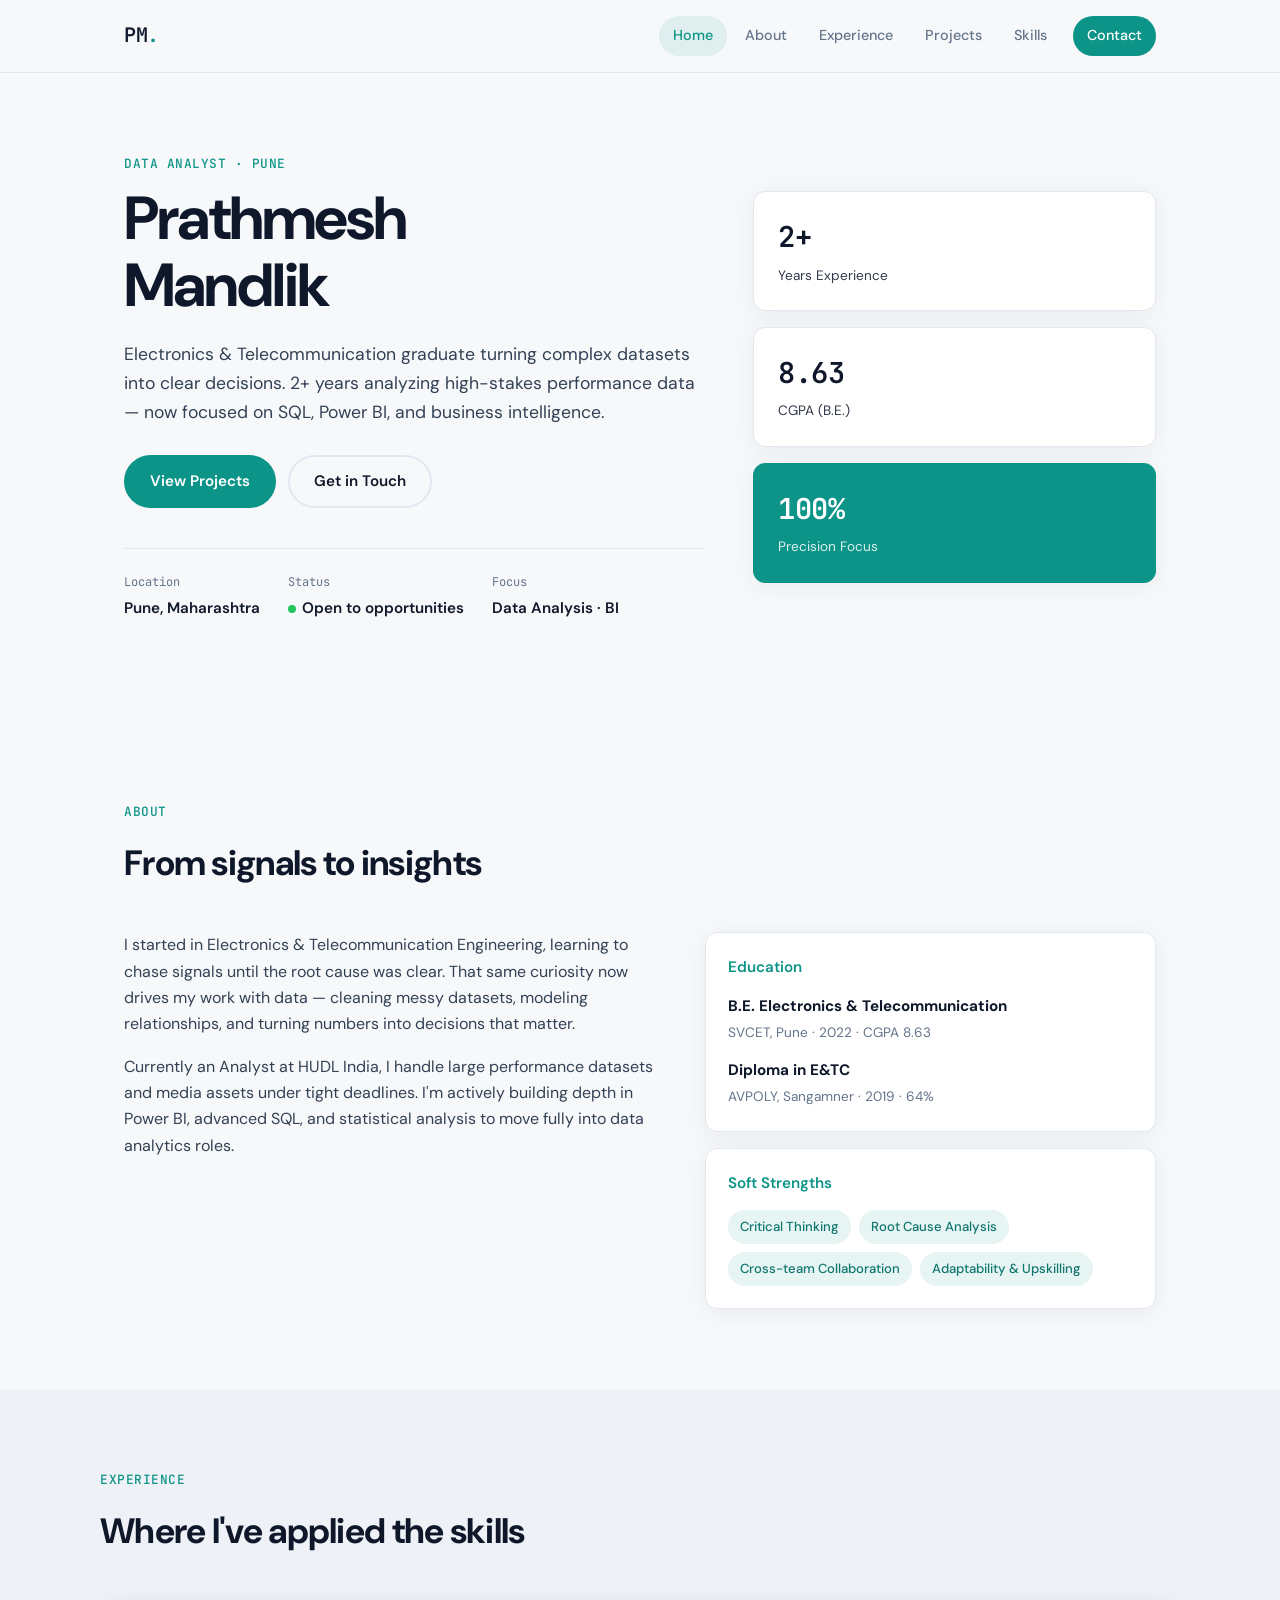
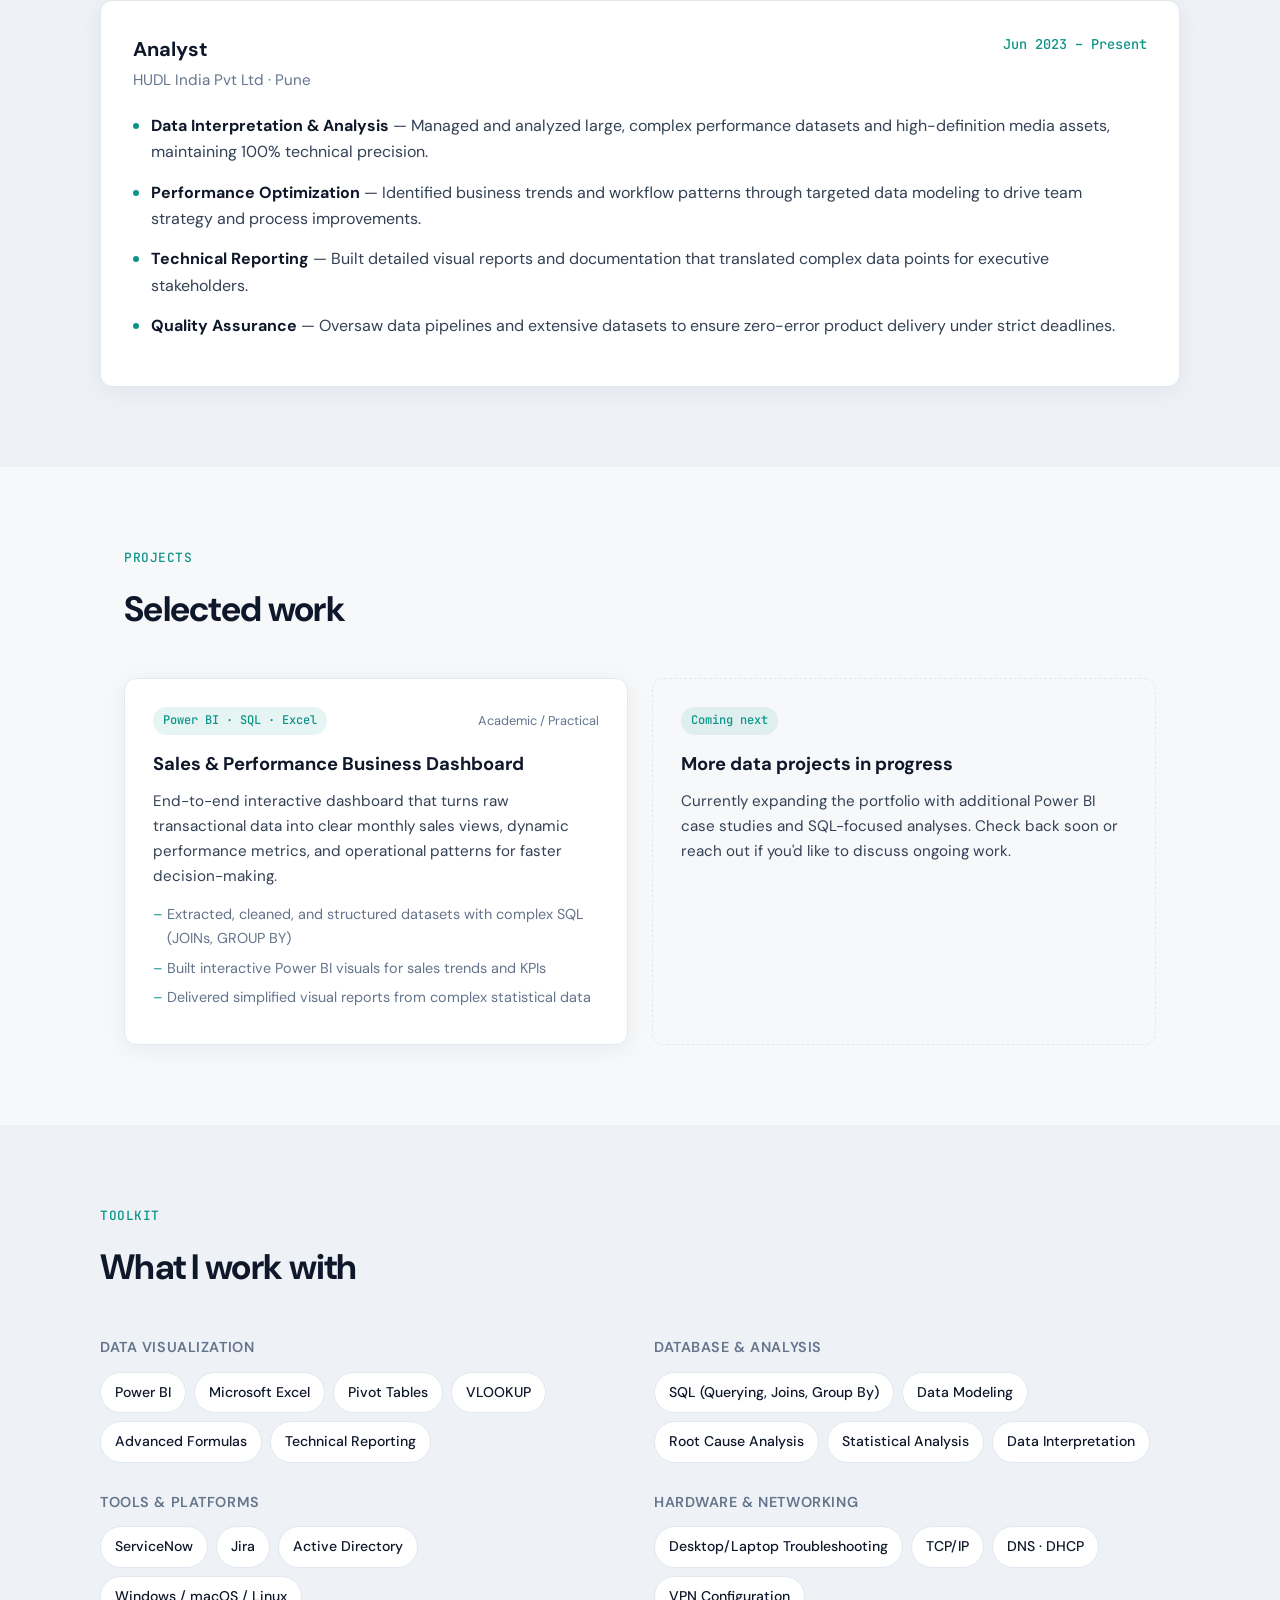
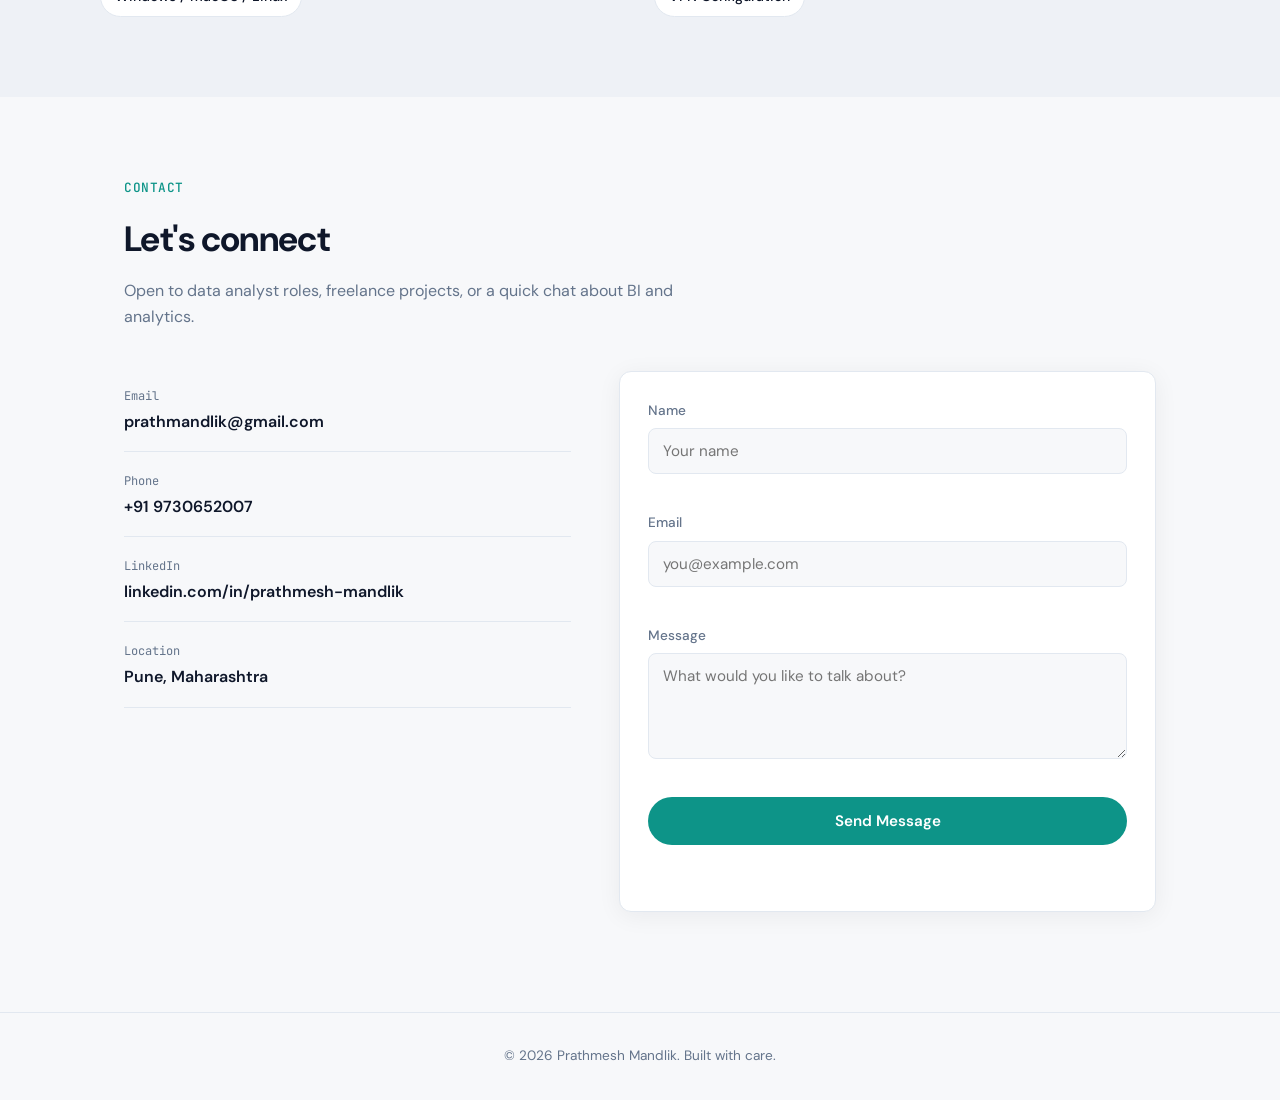
<file: index.html>
<!DOCTYPE html>
<html lang="en">
<head>
  <meta charset="UTF-8">
  <meta name="viewport" content="width=device-width, initial-scale=1.0">
  <title>Prathmesh Mandlik — Data Analyst</title>
  <link rel="preconnect" href="https://fonts.googleapis.com">
  <link rel="preconnect" href="https://fonts.gstatic.com" crossorigin>
  <link href="https://fonts.googleapis.com/css2?family=DM+Sans:ital,opsz,wght@0,9..40,400;0,9..40,500;0,9..40,600;0,9..40,700;1,9..40,400&family=JetBrains+Mono:wght@400;500;600&display=swap" rel="stylesheet">
  <link rel="stylesheet" href="prath.css">
</head>
<body>
  <!-- Scroll progress bar -->
  <div class="scroll-progress" id="scrollProgress"></div>

  <header class="header" id="header">
    <div class="header-inner">
      <a href="#home" class="logo">PM<span>.</span></a>
      <button class="menu-btn" id="menuBtn" aria-label="Menu" aria-expanded="false">
        <span></span><span></span>
      </button>
      <nav class="nav" id="nav">
        <a href="#home" data-section="home">Home</a>
        <a href="#about" data-section="about">About</a>
        <a href="#experience" data-section="experience">Experience</a>
        <a href="#projects" data-section="projects">Projects</a>
        <a href="#skills" data-section="skills">Skills</a>
        <a href="#contact" data-section="contact" class="nav-cta">Contact</a>
      </nav>
    </div>
  </header>

  <!-- HERO -->
  <section id="home" class="hero">
    <div class="hero-content">
      <p class="eyebrow reveal">Data Analyst · Pune</p>
      <h1 class="reveal">Prathmesh<br>Mandlik</h1>
      <p class="hero-lead reveal">
        Electronics &amp; Telecommunication graduate turning complex datasets into clear decisions.
        2+ years analyzing high-stakes performance data — now focused on SQL, Power BI, and business intelligence.
      </p>
      <div class="hero-btns reveal">
        <a href="#projects" class="btn primary">View Projects</a>
        <a href="#contact" class="btn ghost">Get in Touch</a>
      </div>
      <div class="hero-meta reveal">
        <div>
          <span class="meta-label">Location</span>
          <span class="meta-value">Pune, Maharashtra</span>
        </div>
        <div>
          <span class="meta-label">Status</span>
          <span class="meta-value status-dot">Open to opportunities</span>
        </div>
        <div>
          <span class="meta-label">Focus</span>
          <span class="meta-value">Data Analysis · BI</span>
        </div>
      </div>
    </div>
    <div class="hero-visual" aria-hidden="true">
      <div class="stat-card reveal" data-delay="0">
        <span class="stat-num" data-target="2" data-suffix="+">2+</span>
        <span class="stat-label">Years Experience</span>
      </div>
      <div class="stat-card reveal" data-delay="100">
        <span class="stat-num" data-target="8.63" data-decimals="2">8.63</span>
        <span class="stat-label">CGPA (B.E.)</span>
      </div>
      <div class="stat-card accent reveal" data-delay="200">
        <span class="stat-num" data-target="100" data-suffix="%">100%</span>
        <span class="stat-label">Precision Focus</span>
      </div>
    </div>
  </section>

  <!-- ABOUT -->
  <section id="about" class="section">
    <div class="section-head">
      <p class="eyebrow reveal">About</p>
      <h2 class="reveal">From signals to insights</h2>
    </div>
    <div class="about-grid">
      <div class="about-text reveal">
        <p>
          I started in Electronics &amp; Telecommunication Engineering, learning to chase signals until the root cause was clear.
          That same curiosity now drives my work with data — cleaning messy datasets, modeling relationships, and turning numbers into decisions that matter.
        </p>
        <p>
          Currently an Analyst at HUDL India, I handle large performance datasets and media assets under tight deadlines.
          I'm actively building depth in Power BI, advanced SQL, and statistical analysis to move fully into data analytics roles.
        </p>
      </div>
      <div class="about-cards">
        <div class="info-card reveal">
          <h3>Education</h3>
          <ul>
            <li>
              <strong>B.E. Electronics &amp; Telecommunication</strong>
              <span>SVCET, Pune · 2022 · CGPA 8.63</span>
            </li>
            <li>
              <strong>Diploma in E&amp;TC</strong>
              <span>AVPOLY, Sangamner · 2019 · 64%</span>
            </li>
          </ul>
        </div>
        <div class="info-card reveal">
          <h3>Soft Strengths</h3>
          <ul class="tags">
            <li>Critical Thinking</li>
            <li>Root Cause Analysis</li>
            <li>Cross-team Collaboration</li>
            <li>Adaptability &amp; Upskilling</li>
          </ul>
        </div>
      </div>
    </div>
  </section>

  <!-- EXPERIENCE -->
  <section id="experience" class="section muted">
    <div class="section-head">
      <p class="eyebrow reveal">Experience</p>
      <h2 class="reveal">Where I've applied the skills</h2>
    </div>
    <article class="exp-card reveal">
      <div class="exp-header">
        <div>
          <h3>Analyst</h3>
          <p class="company">HUDL India Pvt Ltd · Pune</p>
        </div>
        <span class="exp-date">Jun 2023 – Present</span>
      </div>
      <ul class="exp-points">
        <li>
          <strong>Data Interpretation &amp; Analysis</strong> —
          Managed and analyzed large, complex performance datasets and high-definition media assets, maintaining 100% technical precision.
        </li>
        <li>
          <strong>Performance Optimization</strong> —
          Identified business trends and workflow patterns through targeted data modeling to drive team strategy and process improvements.
        </li>
        <li>
          <strong>Technical Reporting</strong> —
          Built detailed visual reports and documentation that translated complex data points for executive stakeholders.
        </li>
        <li>
          <strong>Quality Assurance</strong> —
          Oversaw data pipelines and extensive datasets to ensure zero-error product delivery under strict deadlines.
        </li>
      </ul>
    </article>
  </section>

  <!-- PROJECTS -->
  <section id="projects" class="section">
    <div class="section-head">
      <p class="eyebrow reveal">Projects</p>
      <h2 class="reveal">Selected work</h2>
    </div>
    <div class="project-grid">
      <article class="project reveal">
        <div class="project-top">
          <span class="project-tag">Power BI · SQL · Excel</span>
          <span class="project-type">Academic / Practical</span>
        </div>
        <h3>Sales &amp; Performance Business Dashboard</h3>
        <p>
          End-to-end interactive dashboard that turns raw transactional data into clear monthly sales views,
          dynamic performance metrics, and operational patterns for faster decision-making.
        </p>
        <ul>
          <li>Extracted, cleaned, and structured datasets with complex SQL (JOINs, GROUP BY)</li>
          <li>Built interactive Power BI visuals for sales trends and KPIs</li>
          <li>Delivered simplified visual reports from complex statistical data</li>
        </ul>
      </article>
      <article class="project placeholder reveal">
        <div class="project-top">
          <span class="project-tag">Coming next</span>
        </div>
        <h3>More data projects in progress</h3>
        <p>
          Currently expanding the portfolio with additional Power BI case studies and SQL-focused analyses.
          Check back soon or reach out if you'd like to discuss ongoing work.
        </p>
      </article>
    </div>
  </section>

  <!-- SKILLS -->
  <section id="skills" class="section muted">
    <div class="section-head">
      <p class="eyebrow reveal">Toolkit</p>
      <h2 class="reveal">What I work with</h2>
    </div>
    <div class="skills-wrap">
      <div class="skill-group reveal">
        <h3>Data Visualization</h3>
        <div class="chips">
          <span>Power BI</span>
          <span>Microsoft Excel</span>
          <span>Pivot Tables</span>
          <span>VLOOKUP</span>
          <span>Advanced Formulas</span>
          <span>Technical Reporting</span>
        </div>
      </div>
      <div class="skill-group reveal">
        <h3>Database &amp; Analysis</h3>
        <div class="chips">
          <span>SQL (Querying, Joins, Group By)</span>
          <span>Data Modeling</span>
          <span>Root Cause Analysis</span>
          <span>Statistical Analysis</span>
          <span>Data Interpretation</span>
        </div>
      </div>
      <div class="skill-group reveal">
        <h3>Tools &amp; Platforms</h3>
        <div class="chips">
          <span>ServiceNow</span>
          <span>Jira</span>
          <span>Active Directory</span>
          <span>Windows / macOS / Linux</span>
        </div>
      </div>
      <div class="skill-group reveal">
        <h3>Hardware &amp; Networking</h3>
        <div class="chips">
          <span>Desktop/Laptop Troubleshooting</span>
          <span>TCP/IP</span>
          <span>DNS · DHCP</span>
          <span>VPN Configuration</span>
        </div>
      </div>
    </div>
  </section>

  <!-- CONTACT -->
  <section id="contact" class="section contact-section">
    <div class="section-head">
      <p class="eyebrow reveal">Contact</p>
      <h2 class="reveal">Let's connect</h2>
      <p class="section-desc reveal">Open to data analyst roles, freelance projects, or a quick chat about BI and analytics.</p>
    </div>
    <div class="contact-grid">
      <div class="contact-info reveal">
        <a href="mailto:prathmandlik@gmail.com" class="contact-item">
          <span class="ci-label">Email</span>
          <span class="ci-value">prathmandlik@gmail.com</span>
        </a>
        <a href="tel:+919730652007" class="contact-item">
          <span class="ci-label">Phone</span>
          <span class="ci-value">+91 9730652007</span>
        </a>
        <a href="https://linkedin.com/in/prathmesh-mandlik" target="_blank" rel="noopener" class="contact-item">
          <span class="ci-label">LinkedIn</span>
          <span class="ci-value">linkedin.com/in/prathmesh-mandlik</span>
        </a>
        <div class="contact-item">
          <span class="ci-label">Location</span>
          <span class="ci-value">Pune, Maharashtra</span>
        </div>
      </div>
      <form class="contact-form reveal" id="contactForm" novalidate>
        <div class="field">
          <label for="name">Name</label>
          <input type="text" id="name" name="name" placeholder="Your name" required>
          <span class="error" data-for="name"></span>
        </div>
        <div class="field">
          <label for="email">Email</label>
          <input type="email" id="email" name="email" placeholder="you@example.com" required>
          <span class="error" data-for="email"></span>
        </div>
        <div class="field">
          <label for="message">Message</label>
          <textarea id="message" name="message" rows="4" placeholder="What would you like to talk about?" required></textarea>
          <span class="error" data-for="message"></span>
        </div>
        <button type="submit" id="submitBtn" class="btn primary full">Send Message</button>
        <p class="form-status" id="formStatus"></p>
      </form>
    </div>
  </section>

  <footer class="footer">
    <p>© 2026 Prathmesh Mandlik. Built with care.</p>
  </footer>

  <button class="to-top" id="toTop" aria-label="Back to top">↑</button>

  <script src="prath.js"></script>
</body>
</html>
</file>
<file: prath.css>
:root {
  --bg: #f7f8fa;
  --bg-card: #ffffff;
  --bg-muted: #eef1f6;
  --ink: #0f172a;
  --ink-soft: #334155;
  --muted: #64748b;
  --border: #e2e8f0;
  --accent: #0d9488;
  --accent-dark: #0f766e;
  --accent-soft: rgba(13, 148, 136, 0.1);
  --accent-glow: rgba(13, 148, 136, 0.18);
  --radius: 12px;
  --radius-sm: 8px;
  --shadow: 0 4px 24px rgba(15, 23, 42, 0.06);
  --shadow-hover: 0 12px 32px rgba(15, 23, 42, 0.1);
  --font: 'DM Sans', system-ui, sans-serif;
  --mono: 'JetBrains Mono', ui-monospace, monospace;
  --max: 1080px;
}

*, *::before, *::after { box-sizing: border-box; margin: 0; padding: 0; }

html { scroll-behavior: smooth; }
@media (prefers-reduced-motion: reduce) {
  html { scroll-behavior: auto; }
  .reveal {
  /* Fallback: visible by default if JS fails */
  opacity: 1;
  transform: none; opacity: 1 !important; transform: none !important; transition: none !important; }
  * { animation: none !important; }
}

body {
  font-family: var(--font);
  background: var(--bg);
  color: var(--ink);
  line-height: 1.65;
  -webkit-font-smoothing: antialiased;
}

a { color: inherit; text-decoration: none; }
img { max-width: 100%; display: block; }
ul { list-style: none; }

/* ---------- Scroll Progress Bar ---------- */
.scroll-progress {
  position: fixed;
  top: 0;
  left: 0;
  height: 3px;
  width: 0%;
  background: linear-gradient(90deg, var(--accent), #2dd4bf);
  z-index: 200;
  transition: width 0.1s linear;
}

/* ---------- Header ---------- */
.header {
  position: sticky;
  top: 0;
  z-index: 100;
  background: rgba(247, 248, 250, 0.85);
  backdrop-filter: blur(12px);
  border-bottom: 1px solid var(--border);
  transition: box-shadow 0.3s;
}
.header.scrolled {
  box-shadow: 0 4px 20px rgba(15, 23, 42, 0.06);
}

.header-inner {
  max-width: var(--max);
  margin: 0 auto;
  padding: 16px 24px;
  display: flex;
  align-items: center;
  justify-content: space-between;
}

.logo {
  font-family: var(--mono);
  font-weight: 600;
  font-size: 1.25rem;
  letter-spacing: -0.02em;
  transition: transform 0.2s;
}
.logo:hover { transform: scale(1.05); }
.logo span { color: var(--accent); }

.nav {
  display: flex;
  align-items: center;
  gap: 4px;
}

.nav a {
  font-size: 0.9rem;
  font-weight: 500;
  color: var(--muted);
  padding: 8px 14px;
  border-radius: 999px;
  transition: color 0.2s, background 0.2s, transform 0.15s;
}
.nav a:hover {
  color: var(--ink);
  background: var(--bg-muted);
}
.nav a.active {
  color: var(--accent);
  background: var(--accent-soft);
}
.nav a.nav-cta {
  background: var(--accent);
  color: #fff;
  margin-left: 8px;
}
.nav a.nav-cta:hover,
.nav a.nav-cta.active {
  background: var(--accent-dark);
  color: #fff;
}

.menu-btn {
  display: none;
  flex-direction: column;
  gap: 6px;
  background: none;
  border: 1px solid var(--border);
  border-radius: var(--radius-sm);
  padding: 10px;
  cursor: pointer;
}
.menu-btn span {
  width: 20px;
  height: 2px;
  background: var(--ink);
  display: block;
  transition: transform 0.25s, opacity 0.25s;
}
.menu-btn[aria-expanded="true"] span:first-child {
  transform: translateY(4px) rotate(45deg);
}
.menu-btn[aria-expanded="true"] span:last-child {
  transform: translateY(-4px) rotate(-45deg);
}

/* ---------- Reveal Animation ---------- */
/* Content is visible by default. JS only enhances with animation. */
.reveal {
  opacity: 1;
  transform: none;
  transition: opacity 0.65s ease, transform 0.65s ease;
}
html.js .reveal:not(.in-view) {
  opacity: 0;
  transform: translateY(28px);
}
.reveal.in-view {
  opacity: 1;
  transform: translateY(0);
}

/* ---------- Hero ---------- */
.hero {
  max-width: var(--max);
  margin: 0 auto;
  padding: 80px 24px 100px;
  display: grid;
  grid-template-columns: 1.3fr 0.9fr;
  gap: 48px;
  align-items: center;
}

.eyebrow {
  font-family: var(--mono);
  font-size: 0.8rem;
  font-weight: 500;
  color: var(--accent);
  letter-spacing: 0.04em;
  text-transform: uppercase;
  margin-bottom: 12px;
}

.hero h1 {
  font-size: clamp(2.6rem, 6vw, 3.8rem);
  font-weight: 700;
  line-height: 1.1;
  letter-spacing: -0.03em;
  margin-bottom: 20px;
}

.hero-lead {
  font-size: 1.1rem;
  color: var(--ink-soft);
  max-width: 48ch;
  margin-bottom: 28px;
}

.hero-btns {
  display: flex;
  flex-wrap: wrap;
  gap: 12px;
  margin-bottom: 40px;
}

.btn {
  display: inline-flex;
  align-items: center;
  justify-content: center;
  font-family: var(--font);
  font-size: 0.95rem;
  font-weight: 600;
  padding: 12px 24px;
  border-radius: 999px;
  border: 2px solid transparent;
  cursor: pointer;
  transition: background 0.2s, color 0.2s, border-color 0.2s, transform 0.2s, box-shadow 0.2s;
}
.btn:active { transform: translateY(1px); }
.btn.primary {
  background: var(--accent);
  color: #fff;
}
.btn.primary:hover {
  background: var(--accent-dark);
  transform: translateY(-2px);
  box-shadow: 0 8px 20px rgba(13, 148, 136, 0.3);
}
.btn.ghost {
  background: transparent;
  border-color: var(--border);
  color: var(--ink);
}
.btn.ghost:hover {
  border-color: var(--accent);
  color: var(--accent);
  transform: translateY(-2px);
}
.btn.full { width: 100%; }
.btn:disabled {
  opacity: 0.7;
  cursor: not-allowed;
  transform: none !important;
}

.hero-meta {
  display: flex;
  flex-wrap: wrap;
  gap: 28px;
  padding-top: 24px;
  border-top: 1px solid var(--border);
}
.meta-label {
  display: block;
  font-size: 0.75rem;
  font-family: var(--mono);
  color: var(--muted);
  margin-bottom: 2px;
}
.meta-value {
  font-weight: 600;
  font-size: 0.95rem;
}
.status-dot::before {
  content: '';
  display: inline-block;
  width: 8px;
  height: 8px;
  background: #22c55e;
  border-radius: 50%;
  margin-right: 6px;
  vertical-align: middle;
  animation: pulse 2s ease-in-out infinite;
}
@keyframes pulse {
  0%, 100% { opacity: 1; transform: scale(1); }
  50% { opacity: 0.6; transform: scale(0.85); }
}

.hero-visual {
  display: flex;
  flex-direction: column;
  gap: 16px;
}

.stat-card {
  background: var(--bg-card);
  border: 1px solid var(--border);
  border-radius: var(--radius);
  padding: 22px 24px;
  box-shadow: var(--shadow);
  transition: transform 0.3s, box-shadow 0.3s;
  cursor: default;
}
.stat-card:hover {
  transform: translateY(-5px) scale(1.02);
  box-shadow: var(--shadow-hover);
}
.stat-card.accent {
  background: var(--accent);
  border-color: var(--accent);
  color: #fff;
}
.stat-num {
  display: block;
  font-family: var(--mono);
  font-size: 1.8rem;
  font-weight: 600;
  letter-spacing: -0.02em;
}
.stat-label {
  font-size: 0.85rem;
  opacity: 0.85;
}

/* ---------- Sections ---------- */
.section {
  max-width: var(--max);
  margin: 0 auto;
  padding: 80px 24px;
}
.section.muted {
  background: var(--bg-muted);
  max-width: 100%;
}
.section.muted > * {
  max-width: var(--max);
  margin-left: auto;
  margin-right: auto;
}

.section-head {
  margin-bottom: 40px;
}
.section-head h2 {
  font-size: clamp(1.7rem, 3.5vw, 2.2rem);
  font-weight: 700;
  letter-spacing: -0.02em;
  margin-top: 6px;
}
.section-desc {
  color: var(--muted);
  margin-top: 10px;
  max-width: 50ch;
}

/* ---------- About ---------- */
.about-grid {
  display: grid;
  grid-template-columns: 1.2fr 1fr;
  gap: 40px;
  align-items: start;
}
.about-text p {
  color: var(--ink-soft);
  margin-bottom: 16px;
}
.about-cards {
  display: flex;
  flex-direction: column;
  gap: 16px;
}
.info-card {
  background: var(--bg-card);
  border: 1px solid var(--border);
  border-radius: var(--radius);
  padding: 22px;
  box-shadow: var(--shadow);
  transition: transform 0.3s, box-shadow 0.3s;
}
.info-card:hover {
  transform: translateY(-4px);
  box-shadow: var(--shadow-hover);
}
.info-card h3 {
  font-size: 0.95rem;
  font-weight: 600;
  margin-bottom: 14px;
  color: var(--accent);
}
.info-card ul li { margin-bottom: 12px; }
.info-card ul li:last-child { margin-bottom: 0; }
.info-card strong { display: block; font-size: 0.95rem; }
.info-card span { font-size: 0.85rem; color: var(--muted); }
.tags { display: flex; flex-wrap: wrap; gap: 8px; }
.tags li {
  font-size: 0.82rem;
  font-weight: 500;
  background: var(--accent-soft);
  color: var(--accent-dark);
  padding: 6px 12px;
  border-radius: 999px;
  margin-bottom: 0 !important;
  transition: transform 0.2s, background 0.2s;
}
.tags li:hover {
  transform: scale(1.05);
  background: rgba(13, 148, 136, 0.18);
}

/* ---------- Experience ---------- */
.exp-card {
  background: var(--bg-card);
  border: 1px solid var(--border);
  border-radius: var(--radius);
  padding: 32px;
  box-shadow: var(--shadow);
  transition: transform 0.3s, box-shadow 0.3s;
}
.exp-card:hover {
  transform: translateY(-3px);
  box-shadow: var(--shadow-hover);
}
.exp-header {
  display: flex;
  justify-content: space-between;
  align-items: flex-start;
  gap: 16px;
  margin-bottom: 20px;
  flex-wrap: wrap;
}
.exp-header h3 { font-size: 1.25rem; font-weight: 700; }
.company { color: var(--muted); font-size: 0.95rem; margin-top: 2px; }
.exp-date {
  font-family: var(--mono);
  font-size: 0.85rem;
  color: var(--accent);
  font-weight: 500;
  white-space: nowrap;
}
.exp-points li {
  position: relative;
  padding-left: 18px;
  margin-bottom: 14px;
  color: var(--ink-soft);
  transition: transform 0.2s;
}
.exp-points li:hover { transform: translateX(4px); }
.exp-points li::before {
  content: '';
  position: absolute;
  left: 0;
  top: 10px;
  width: 6px;
  height: 6px;
  border-radius: 50%;
  background: var(--accent);
}
.exp-points strong { color: var(--ink); }

/* ---------- Projects ---------- */
.project-grid {
  display: grid;
  grid-template-columns: 1fr 1fr;
  gap: 24px;
}
.project {
  background: var(--bg-card);
  border: 1px solid var(--border);
  border-radius: var(--radius);
  padding: 28px;
  box-shadow: var(--shadow);
  transition: transform 0.3s, box-shadow 0.3s, border-color 0.3s;
}
.project:hover {
  transform: translateY(-6px);
  box-shadow: var(--shadow-hover);
  border-color: var(--accent);
}
.project.placeholder {
  border-style: dashed;
  background: transparent;
  box-shadow: none;
}
.project.placeholder:hover {
  transform: none;
  box-shadow: none;
  border-color: var(--border);
}
.project-top {
  display: flex;
  justify-content: space-between;
  align-items: center;
  margin-bottom: 14px;
  gap: 12px;
  flex-wrap: wrap;
}
.project-tag {
  font-family: var(--mono);
  font-size: 0.75rem;
  font-weight: 500;
  color: var(--accent);
  background: var(--accent-soft);
  padding: 4px 10px;
  border-radius: 999px;
}
.project-type { font-size: 0.8rem; color: var(--muted); }
.project h3 { font-size: 1.15rem; font-weight: 700; margin-bottom: 10px; }
.project p { color: var(--ink-soft); margin-bottom: 14px; font-size: 0.95rem; }
.project ul li {
  font-size: 0.9rem;
  color: var(--muted);
  padding-left: 14px;
  position: relative;
  margin-bottom: 6px;
}
.project ul li::before {
  content: '–';
  position: absolute;
  left: 0;
  color: var(--accent);
}

/* ---------- Skills ---------- */
.skills-wrap {
  display: grid;
  grid-template-columns: 1fr 1fr;
  gap: 28px;
}
.skill-group h3 {
  font-size: 0.9rem;
  font-weight: 600;
  color: var(--muted);
  margin-bottom: 12px;
  text-transform: uppercase;
  letter-spacing: 0.04em;
}
.chips {
  display: flex;
  flex-wrap: wrap;
  gap: 8px;
}
.chips span {
  font-size: 0.88rem;
  font-weight: 500;
  background: var(--bg-card);
  border: 1px solid var(--border);
  padding: 8px 14px;
  border-radius: 999px;
  transition: border-color 0.2s, color 0.2s, background 0.2s, transform 0.2s;
  cursor: default;
}
.chips span:hover {
  border-color: var(--accent);
  color: var(--accent);
  background: var(--accent-soft);
  transform: translateY(-3px) scale(1.04);
}

/* ---------- Contact ---------- */
.contact-section { padding-bottom: 100px; }
.contact-grid {
  display: grid;
  grid-template-columns: 1fr 1.2fr;
  gap: 48px;
  align-items: start;
}
.contact-info { display: flex; flex-direction: column; gap: 4px; }
.contact-item {
  display: block;
  padding: 16px 0;
  border-bottom: 1px solid var(--border);
  transition: transform 0.2s, color 0.2s;
}
.contact-item:hover { transform: translateX(6px); }
.contact-item:hover .ci-value { color: var(--accent); }
.ci-label {
  display: block;
  font-size: 0.75rem;
  font-family: var(--mono);
  color: var(--muted);
  margin-bottom: 2px;
}
.ci-value {
  font-weight: 600;
  font-size: 1rem;
  transition: color 0.2s;
}

.contact-form {
  background: var(--bg-card);
  border: 1px solid var(--border);
  border-radius: var(--radius);
  padding: 28px;
  box-shadow: var(--shadow);
  display: flex;
  flex-direction: column;
  gap: 18px;
  transition: box-shadow 0.3s;
}
.contact-form:focus-within {
  box-shadow: 0 8px 32px rgba(13, 148, 136, 0.12);
}
.field { display: flex; flex-direction: column; gap: 6px; }
.field label {
  font-size: 0.85rem;
  font-weight: 500;
  color: var(--muted);
}
.field input,
.field textarea {
  font-family: var(--font);
  font-size: 0.95rem;
  padding: 12px 14px;
  border: 1px solid var(--border);
  border-radius: var(--radius-sm);
  background: var(--bg);
  color: var(--ink);
  transition: border-color 0.2s, box-shadow 0.2s;
}
.field input:focus,
.field textarea:focus {
  outline: none;
  border-color: var(--accent);
  box-shadow: 0 0 0 3px var(--accent-glow);
}
.field.invalid input,
.field.invalid textarea { border-color: #ef4444; }
.error {
  font-size: 0.8rem;
  color: #ef4444;
  min-height: 1.1em;
}
.form-status {
  font-size: 0.9rem;
  font-weight: 500;
  text-align: center;
  min-height: 1.4em;
}

/* ---------- Footer ---------- */
.footer {
  text-align: center;
  padding: 32px 24px;
  border-top: 1px solid var(--border);
  color: var(--muted);
  font-size: 0.85rem;
}

/* ---------- Back to top ---------- */
.to-top {
  position: fixed;
  right: 24px;
  bottom: 24px;
  width: 44px;
  height: 44px;
  border-radius: 50%;
  background: var(--accent);
  color: #fff;
  border: none;
  font-size: 1.2rem;
  cursor: pointer;
  opacity: 0;
  visibility: hidden;
  transform: translateY(12px);
  transition: opacity 0.25s, transform 0.25s, visibility 0.25s, background 0.2s;
  z-index: 50;
}
.to-top.visible {
  opacity: 1;
  visibility: visible;
  transform: translateY(0);
}
.to-top:hover {
  background: var(--accent-dark);
  transform: translateY(-3px);
}

/* ---------- Responsive ---------- */
@media (max-width: 900px) {
  .hero {
    grid-template-columns: 1fr;
    padding-top: 48px;
  }
  .hero-visual {
    flex-direction: row;
    flex-wrap: wrap;
  }
  .stat-card { flex: 1 1 140px; }
  .about-grid,
  .project-grid,
  .skills-wrap,
  .contact-grid {
    grid-template-columns: 1fr;
  }
}

@media (max-width: 720px) {
  .menu-btn { display: flex; }
  .nav {
    position: absolute;
    top: 100%;
    left: 0;
    right: 0;
    flex-direction: column;
    background: var(--bg);
    border-bottom: 1px solid var(--border);
    padding: 12px 16px 20px;
    gap: 4px;
    max-height: 0;
    overflow: hidden;
    opacity: 0;
    transition: max-height 0.3s ease, opacity 0.25s;
  }
  .nav.open {
    max-height: 360px;
    opacity: 1;
  }
  .nav a {
    padding: 12px 16px;
    border-radius: var(--radius-sm);
  }
  .nav a.nav-cta { margin-left: 0; text-align: center; }
  .hero-meta { gap: 20px; }
  .exp-card { padding: 22px; }
}
</file>
